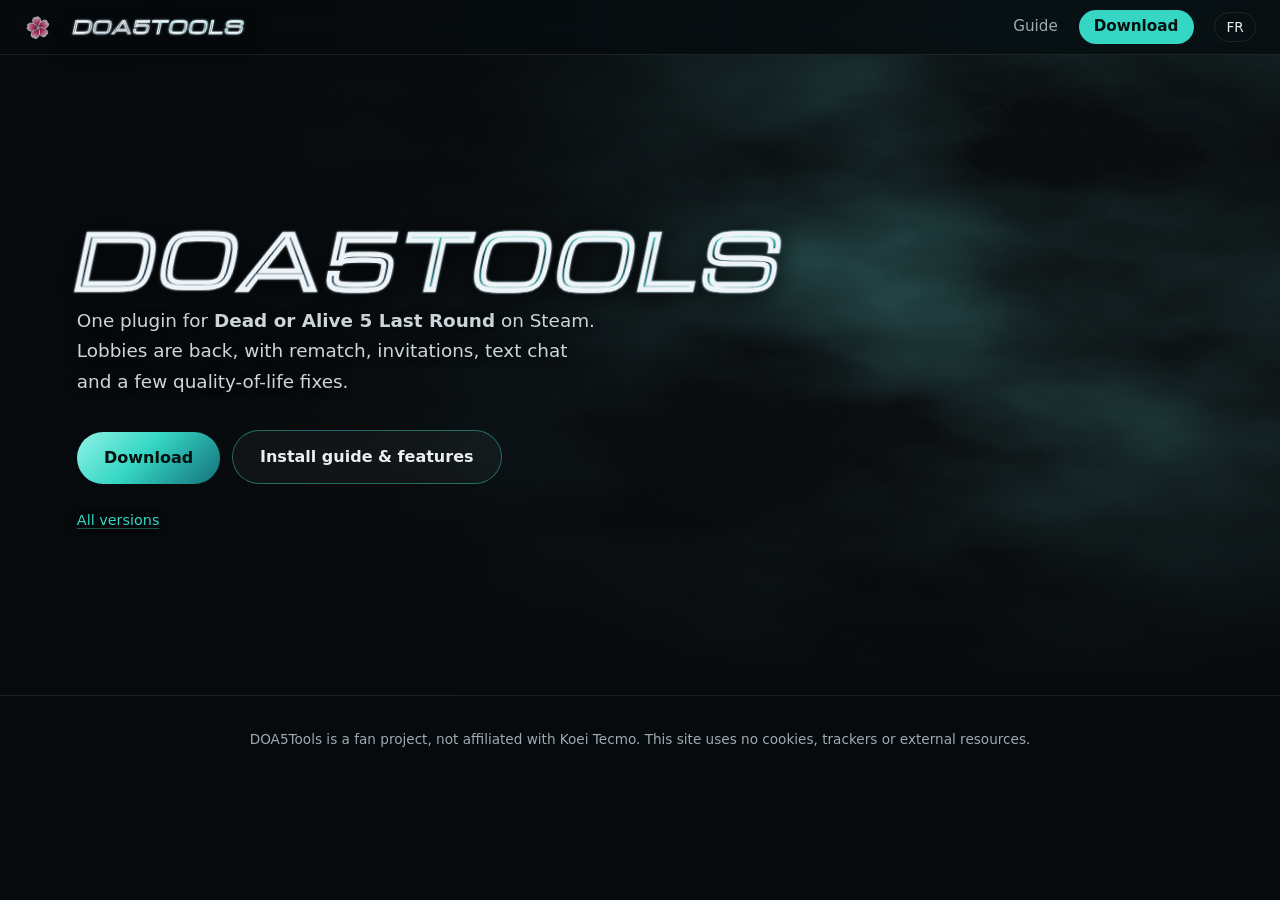
<file: docs/index.html>
<!DOCTYPE html>
<html lang="en" data-lang="en">
<head>
<meta charset="utf-8">
<meta name="viewport" content="width=device-width, initial-scale=1">
<title>DOA5Tools – Dead or Alive 5 Last Round</title>
<meta name="description" content="A single ASI plugin for Dead or Alive 5 Last Round: lobbies, chat, rematch, borderless, ultrawide and more.">
<link rel="stylesheet" href="style.css">
<link rel="icon" href="reborn.svg" type="image/svg+xml">
<script src="lang.js"></script>
<script src="site.js" defer></script>
</head>
<body>
<nav>
  <a class="retour" href="/" title="DOA Reborn"><img src="reborn.svg" alt="DOA Reborn" width="28" height="28"></a>
  <a class="marque" href="index.html"><span class="mot">D<span class="o">O</span>A5<span class="acc">Tools</span></span></a>
  <a href="infos.html"><span class="en">Guide</span><span class="fr">Guide</span></a>
  <a class="telecharger" href="https://github.com/DOAReborn/DOA5Tools/releases/latest/download/DOA5Tools.zip"><span class="en">Download</span><span class="fr">Télécharger</span></a>
  <button id="langue" type="button" title="EN / FR"><span class="en">FR</span><span class="fr">EN</span></button>
</nav>
<header class="hero">
  <h1 class="mot">D<span class="o">O</span>A5<span class="acc">Tools</span></h1>
  <p class="en">One plugin for <strong>Dead or Alive 5 Last Round</strong> on Steam. Lobbies are back, with rematch, invitations, text chat and a few quality-of-life fixes.</p>
  <p class="fr">Un seul plugin pour <strong>Dead or Alive 5 Last Round</strong> sur Steam. Les salons sont de retour, avec rematch, invitations, chat texte et quelques améliorations de confort.</p>
  <div>
    <a class="btn" href="https://github.com/DOAReborn/DOA5Tools/releases/latest/download/DOA5Tools.zip"><span class="en">Download</span><span class="fr">Télécharger</span></a>
    <a class="btn alt" href="infos.html"><span class="en">Install guide &amp; features</span><span class="fr">Guide et fonctions</span></a>
  </div>
  <div>
    <p class="note"><a href="https://github.com/DOAReborn/DOA5Tools/releases"><span class="en">All versions</span><span class="fr">Toutes les versions</span></a></p>
  </div>
</header>

<footer>
  <span class="en">DOA5Tools is a fan project, not affiliated with Koei Tecmo. This site uses no cookies, trackers or external resources.</span>
  <span class="fr">DOA5Tools est un projet de fans, sans lien avec Koei Tecmo. Ce site n’utilise ni cookies, ni traceurs, ni ressources externes.</span>
</footer>
</body>
</html>
</file>
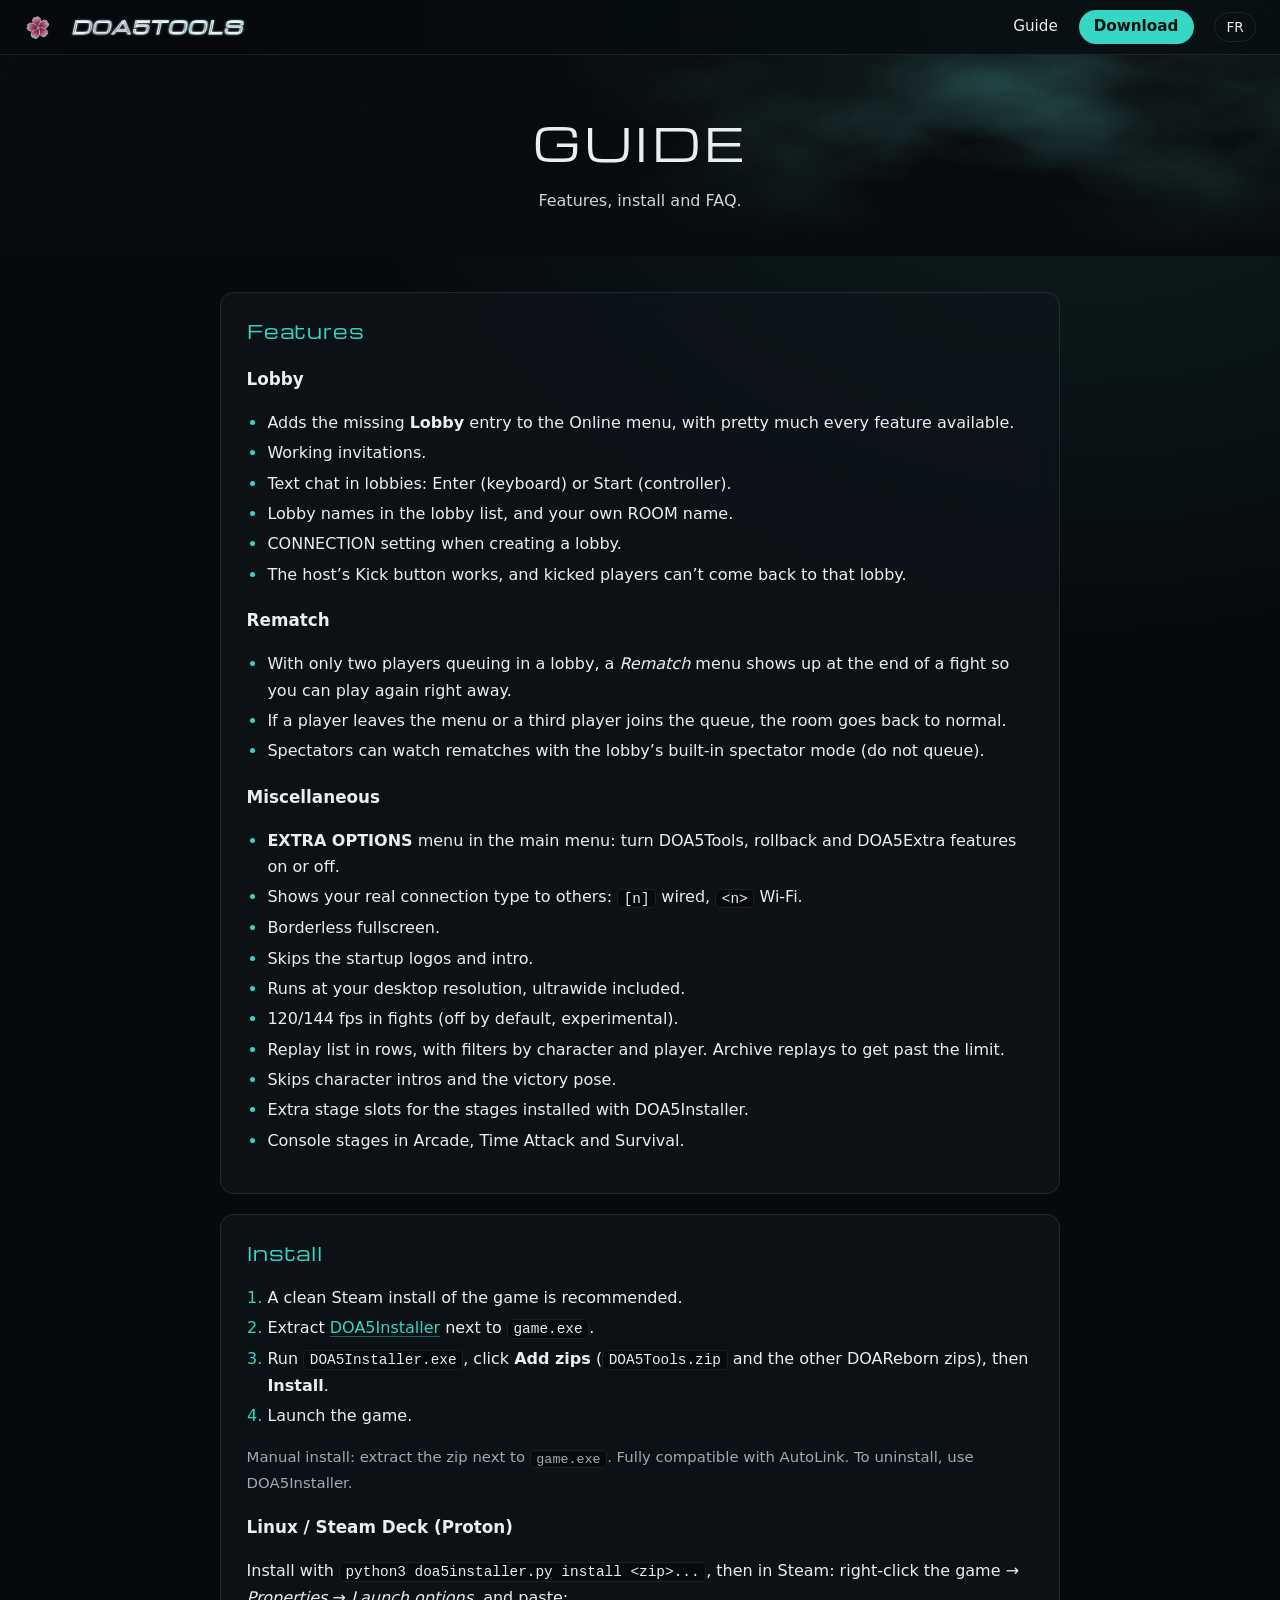
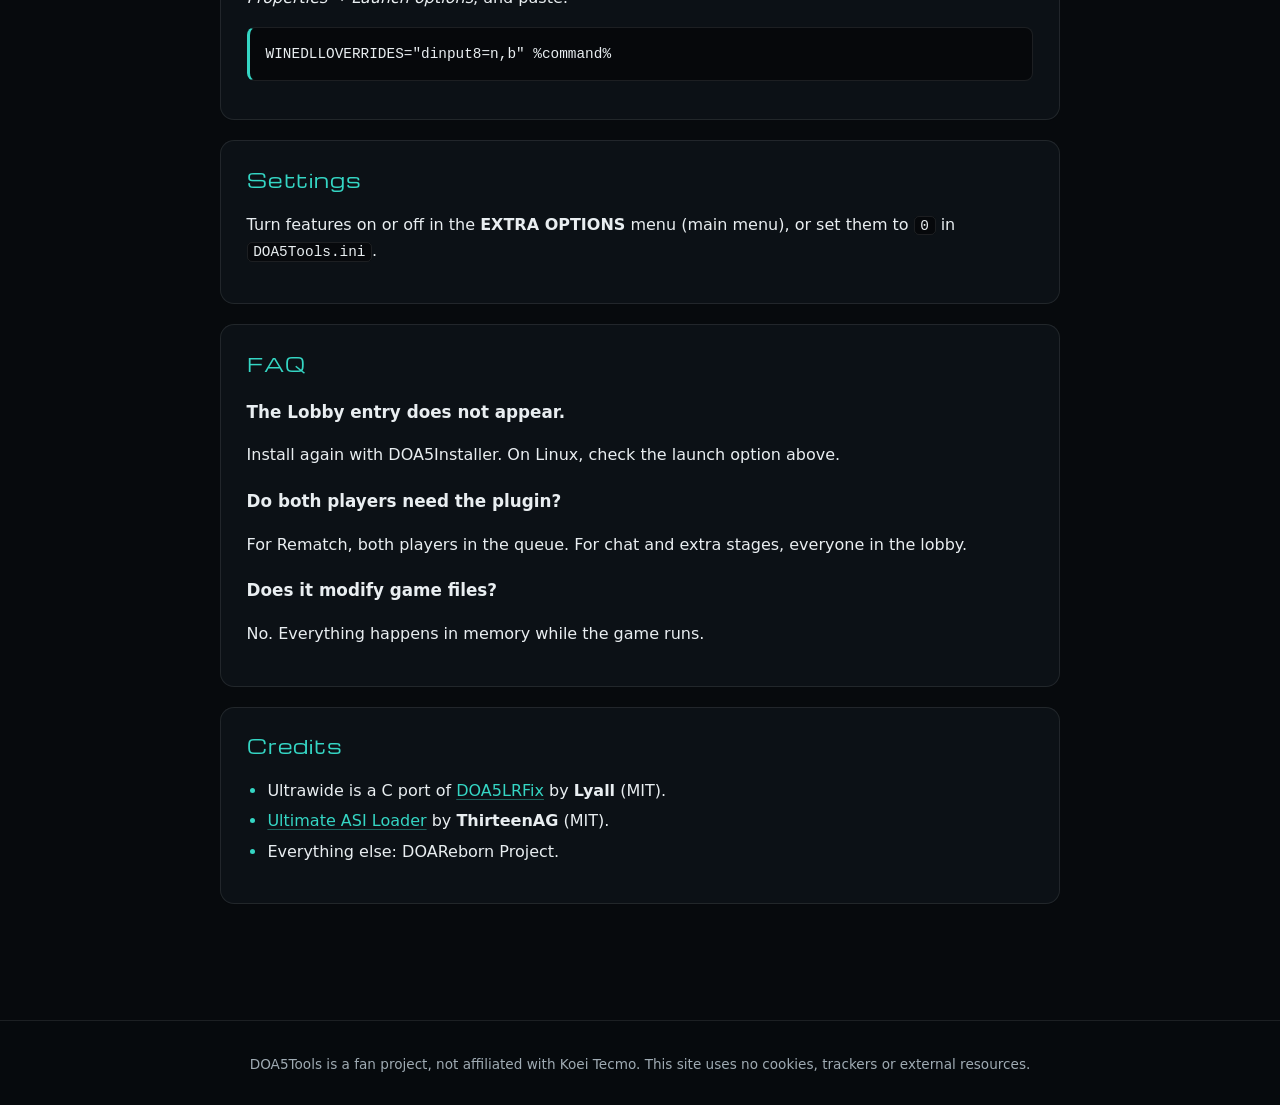
<file: docs/infos.html>
<!DOCTYPE html>
<html lang="en" data-lang="en">
<head>
<meta charset="utf-8">
<meta name="viewport" content="width=device-width, initial-scale=1">
<title>DOA5Tools – Guide</title>
<meta name="description" content="A single ASI plugin for Dead or Alive 5 Last Round: lobbies, chat, rematch, borderless, ultrawide and more.">
<link rel="stylesheet" href="style.css">
<link rel="icon" href="reborn.svg" type="image/svg+xml">
<script src="lang.js"></script>
<script src="site.js" defer></script>
</head>
<body>
<nav>
  <a class="retour" href="/" title="DOA Reborn"><img src="reborn.svg" alt="DOA Reborn" width="28" height="28"></a>
  <a class="marque" href="index.html"><span class="mot">D<span class="o">O</span>A5<span class="acc">Tools</span></span></a>
  <a href="infos.html" class="actif"><span class="en">Guide</span><span class="fr">Guide</span></a>
  <a class="telecharger" href="https://github.com/DOAReborn/DOA5Tools/releases/latest/download/DOA5Tools.zip"><span class="en">Download</span><span class="fr">Télécharger</span></a>
  <button id="langue" type="button" title="EN / FR"><span class="en">FR</span><span class="fr">EN</span></button>
</nav>
<header class="bandeau">
  <h1><span class="en">Guide</span><span class="fr">Guide</span></h1>
  <p class="en">Features, install and FAQ.</p>
  <p class="fr">Fonctions, installation et FAQ.</p>
</header>
<main>

<section>
  <h2 class="en">Features</h2><h2 class="fr">Fonctions</h2>
  <h3 class="en">Lobby</h3><h3 class="fr">Salons</h3>
  <ul class="en">
    <li>Adds the missing <strong>Lobby</strong> entry to the Online menu, with pretty much every feature available.</li>
    <li>Working invitations.</li>
    <li>Text chat in lobbies: Enter (keyboard) or Start (controller).</li>
    <li>Lobby names in the lobby list, and your own ROOM name.</li>
    <li>CONNECTION setting when creating a lobby.</li>
    <li>The host’s Kick button works, and kicked players can’t come back to that lobby.</li>
  </ul>
  <ul class="fr">
    <li>Ajoute l’entrée <strong>Salon</strong> manquante au menu En ligne, avec presque toutes ses fonctions.</li>
    <li>Invitations fonctionnelles.</li>
    <li>Chat texte dans les salons : Entrée (clavier) ou Start (manette).</li>
    <li>Noms des salons dans la liste, et votre propre nom ROOM.</li>
    <li>Réglage CONNECTION à la création d’un salon.</li>
    <li>Le bouton Expulser de l’hôte fonctionne, et un joueur expulsé ne peut pas revenir dans ce salon.</li>
  </ul>
  <h3>Rematch</h3>
  <ul class="en">
    <li>With only two players queuing in a lobby, a <em>Rematch</em> menu shows up at the end of a fight so you can play again right away.</li>
    <li>If a player leaves the menu or a third player joins the queue, the room goes back to normal.</li>
    <li>Spectators can watch rematches with the lobby’s built-in spectator mode (do not queue).</li>
  </ul>
  <ul class="fr">
    <li>Quand seuls deux joueurs sont dans la file d’un salon, un menu <em>Rematch</em> s’affiche en fin de combat pour rejouer tout de suite.</li>
    <li>Si un joueur quitte le menu ou qu’un troisième rejoint la file, le salon reprend son fonctionnement normal.</li>
    <li>Les spectateurs peuvent suivre les rematchs avec le mode spectateur du salon (sans entrer dans la file).</li>
  </ul>
  <h3 class="en">Miscellaneous</h3><h3 class="fr">Divers</h3>
  <ul class="en">
    <li><strong>EXTRA OPTIONS</strong> menu in the main menu: turn DOA5Tools, rollback and DOA5Extra features on or off.</li>
    <li>Shows your real connection type to others: <code>[n]</code> wired, <code>&lt;n&gt;</code> Wi-Fi.</li>
    <li>Borderless fullscreen.</li>
    <li>Skips the startup logos and intro.</li>
    <li>Runs at your desktop resolution, ultrawide included.</li>
    <li>120/144 fps in fights (off by default, experimental).</li>
    <li>Replay list in rows, with filters by character and player. Archive replays to get past the limit.</li>
    <li>Skips character intros and the victory pose.</li>
    <li>Extra stage slots for the stages installed with DOA5Installer.</li>
    <li>Console stages in Arcade, Time Attack and Survival.</li>
  </ul>
  <ul class="fr">
    <li>Menu <strong>EXTRA OPTIONS</strong> dans le menu principal : activer ou couper les fonctions de DOA5Tools, du rollback et de DOA5Extra.</li>
    <li>Affiche aux autres votre vrai type de connexion : <code>[n]</code> filaire, <code>&lt;n&gt;</code> Wi-Fi.</li>
    <li>Plein écran fenêtré.</li>
    <li>Passe les logos et l’intro au démarrage.</li>
    <li>Tourne à la résolution du bureau, ultrawide compris.</li>
    <li>120/144 fps en combat (coupé par défaut, expérimental).</li>
    <li>Liste des replays en lignes, avec filtres par perso et par joueur. Archivez vos replays pour dépasser la limite.</li>
    <li>Passe l’intro des persos et la pose de victoire.</li>
    <li>Emplacements de stages en plus pour les stages installés par DOA5Installer.</li>
    <li>Stages console en Arcade, Time Attack et Survival.</li>
  </ul>
</section>

<section>
  <h2 class="en">Install</h2><h2 class="fr">Installation</h2>
  <ol class="en">
    <li>A clean Steam install of the game is recommended.</li>
    <li>Extract <a href="/DOA5Installer/">DOA5Installer</a> next to <code>game.exe</code>.</li>
    <li>Run <code>DOA5Installer.exe</code>, click <strong>Add zips</strong> (<code>DOA5Tools.zip</code> and the other DOAReborn zips), then <strong>Install</strong>.</li>
    <li>Launch the game.</li>
  </ol>
  <ol class="fr">
    <li>Une installation Steam propre du jeu est conseillée.</li>
    <li>Extraire <a href="/DOA5Installer/">DOA5Installer</a> à côté de <code>game.exe</code>.</li>
    <li>Lancer <code>DOA5Installer.exe</code>, cliquer sur <strong>Add zips</strong> (<code>DOA5Tools.zip</code> et les autres zips DOAReborn), puis <strong>Install</strong>.</li>
    <li>Lancer le jeu.</li>
  </ol>
  <p class="note en">Manual install: extract the zip next to <code>game.exe</code>. Fully compatible with AutoLink. To uninstall, use DOA5Installer.</p>
  <p class="note fr">Installation manuelle : extraire le zip à côté de <code>game.exe</code>. Entièrement compatible avec AutoLink. Pour désinstaller, passer par DOA5Installer.</p>

  <h3>Linux / Steam Deck (Proton)</h3>
  <p class="en">Install with <code>python3 doa5installer.py install &lt;zip&gt;...</code>, then in Steam: right-click the game → <em>Properties</em> → <em>Launch options</em>, and paste:</p>
  <p class="fr">Installer avec <code>python3 doa5installer.py install &lt;zip&gt;...</code>, puis dans Steam : clic droit sur le jeu → <em>Propriétés</em> → <em>Options de lancement</em>, et coller :</p>
  <pre><code>WINEDLLOVERRIDES="dinput8=n,b" %command%</code></pre>
</section>

<section>
  <h2 class="en">Settings</h2><h2 class="fr">Réglages</h2>
  <p class="en">Turn features on or off in the <strong>EXTRA OPTIONS</strong> menu (main menu), or set them to <code>0</code> in <code>DOA5Tools.ini</code>.</p>
  <p class="fr">Activer ou couper les fonctions dans le menu <strong>EXTRA OPTIONS</strong> (menu principal), ou les mettre à <code>0</code> dans <code>DOA5Tools.ini</code>.</p>
</section>

<section>
  <h2>FAQ</h2>
  <h3 class="en">The Lobby entry does not appear.</h3><h3 class="fr">L’entrée Salon n’apparaît pas.</h3>
  <p class="en">Install again with DOA5Installer. On Linux, check the launch option above.</p>
  <p class="fr">Réinstaller avec DOA5Installer. Sous Linux, vérifier l’option de lancement ci-dessus.</p>
  <h3 class="en">Do both players need the plugin?</h3><h3 class="fr">Les deux joueurs doivent-ils avoir le plugin ?</h3>
  <p class="en">For Rematch, both players in the queue. For chat and extra stages, everyone in the lobby.</p>
  <p class="fr">Pour le rematch, les deux joueurs de la file. Pour le chat et les stages en plus, tout le salon.</p>
  <h3 class="en">Does it modify game files?</h3><h3 class="fr">Est-ce que ça modifie les fichiers du jeu ?</h3>
  <p class="en">No. Everything happens in memory while the game runs.</p>
  <p class="fr">Non. Tout se passe en mémoire pendant que le jeu tourne.</p>
</section>

<section>
  <h2 class="en">Credits</h2><h2 class="fr">Crédits</h2>
  <ul>
    <li><span class="en">Ultrawide is a C port of</span><span class="fr">Ultrawide est un portage en C de</span> <a href="https://codeberg.org/Lyall/DOA5LRFix">DOA5LRFix</a> <span class="en">by</span><span class="fr">par</span> <strong>Lyall</strong> (MIT).</li>
    <li><a href="https://github.com/ThirteenAG/Ultimate-ASI-Loader">Ultimate ASI Loader</a> <span class="en">by</span><span class="fr">par</span> <strong>ThirteenAG</strong> (MIT).</li>
    <li><span class="en">Everything else:</span><span class="fr">Tout le reste :</span> DOAReborn Project.</li>
  </ul>
</section>

</main>
<footer>
  <span class="en">DOA5Tools is a fan project, not affiliated with Koei Tecmo. This site uses no cookies, trackers or external resources.</span>
  <span class="fr">DOA5Tools est un projet de fans, sans lien avec Koei Tecmo. Ce site n’utilise ni cookies, ni traceurs, ni ressources externes.</span>
</footer>
</body>
</html>
</file>
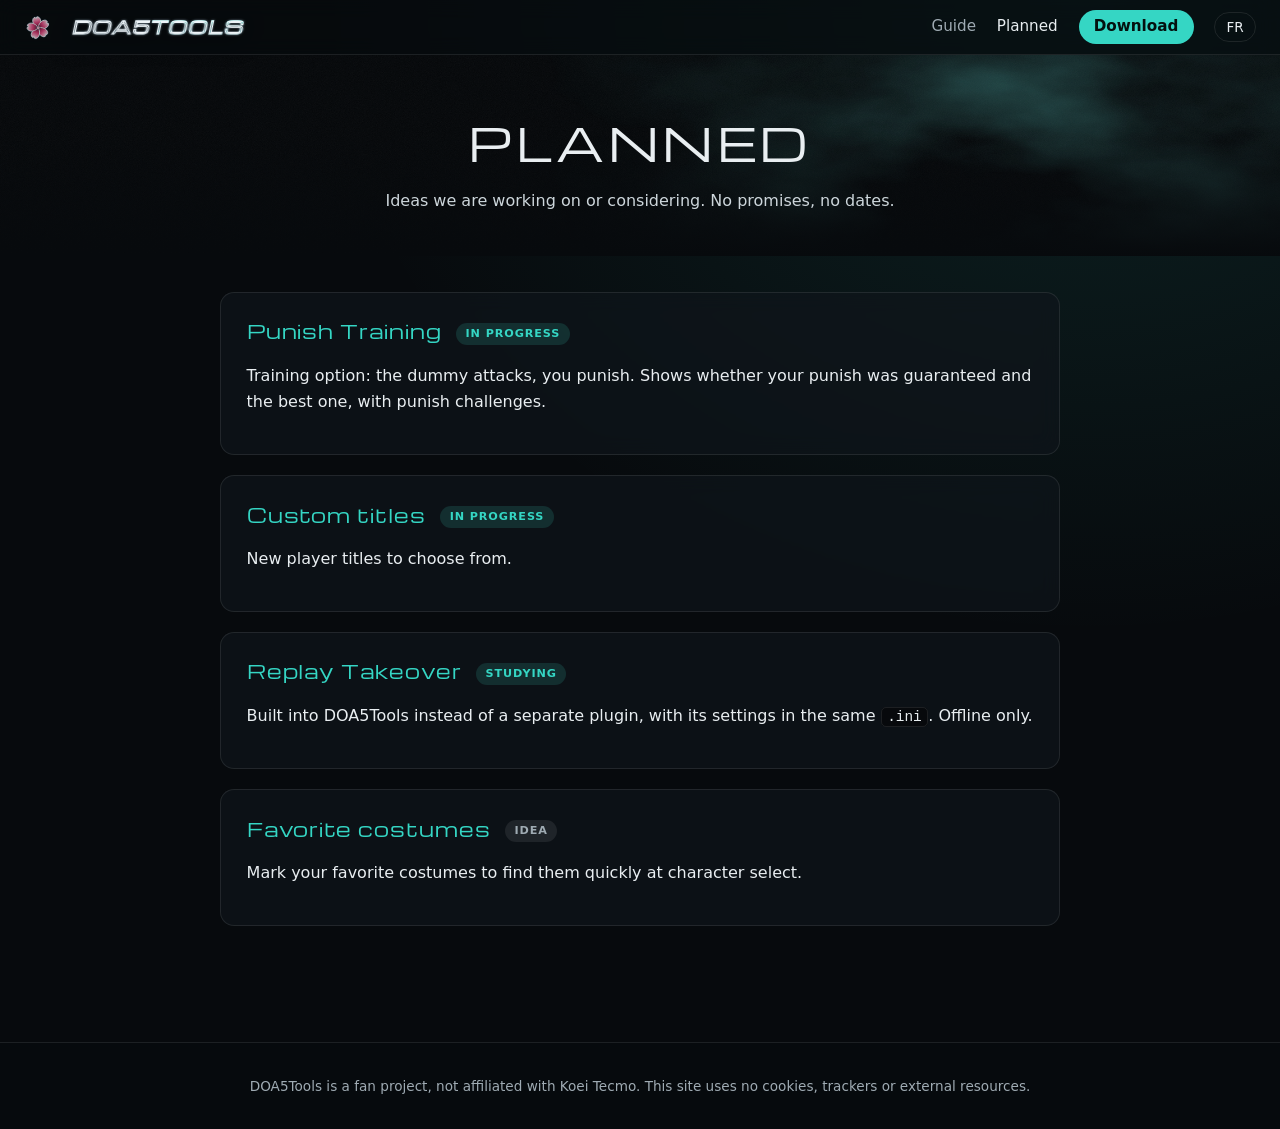
<file: docs/planned.html>
<!DOCTYPE html>
<html lang="en" data-lang="en">
<head>
<meta charset="utf-8">
<meta name="viewport" content="width=device-width, initial-scale=1">
<title>DOA5Tools – Planned</title>
<meta name="description" content="A single ASI plugin for Dead or Alive 5 Last Round: lobbies, chat, rematch, borderless, ultrawide and more.">
<link rel="stylesheet" href="style.css">
<link rel="icon" href="reborn.svg" type="image/svg+xml">
<script src="lang.js"></script>
<script src="site.js" defer></script>
</head>
<body>
<nav>
  <a class="retour" href="/" title="DOA Reborn"><img src="reborn.svg" alt="DOA Reborn" width="28" height="28"></a>
  <a class="marque" href="index.html"><span class="mot">D<span class="o">O</span>A5<span class="acc">Tools</span></span></a>
  <a href="infos.html"><span class="en">Guide</span><span class="fr">Guide</span></a>
  <a href="planned.html" class="actif"><span class="en">Planned</span><span class="fr">À venir</span></a>
  <a class="telecharger" href="https://github.com/DOAReborn/DOA5Tools/releases/latest/download/DOA5Tools.zip"><span class="en">Download</span><span class="fr">Télécharger</span></a>
  <button id="langue" type="button" title="EN / FR"><span class="en">FR</span><span class="fr">EN</span></button>
</nav>
<header class="bandeau">
  <h1><span class="en">Planned</span><span class="fr">À venir</span></h1>
  <p class="en">Ideas we are working on or considering. No promises, no dates.</p>
  <p class="fr">Pistes en cours ou envisagées. Sans promesse ni date.</p>
</header>
<main>

<section>
  <h2>Punish Training <span class="etat etude"><span class="en">in progress</span><span class="fr">en cours</span></span></h2>
  <p class="en">Training option: the dummy attacks, you punish. Shows whether your punish was guaranteed and the best one, with punish challenges.</p>
  <p class="fr">Option du training : le dummy attaque, vous punissez. Indique si la punition était garantie et la meilleure possible, avec des défis de punition.</p>
</section>

<section>
  <h2><span class="en">Custom titles</span><span class="fr">Titres personnalisés</span> <span class="etat etude"><span class="en">in progress</span><span class="fr">en cours</span></span></h2>
  <p class="en">New player titles to choose from.</p>
  <p class="fr">De nouveaux titres de joueur au choix.</p>
</section>

<section>
  <h2>Replay Takeover <span class="etat etude"><span class="en">studying</span><span class="fr">à l’étude</span></span></h2>
  <p class="en">Built into DOA5Tools instead of a separate plugin, with its settings in the same <code>.ini</code>. Offline only.</p>
  <p class="fr">Intégré à DOA5Tools au lieu d’un plugin à part, avec ses réglages dans le même <code>.ini</code>. Hors ligne uniquement.</p>
</section>

<section>
  <h2><span class="en">Favorite costumes</span><span class="fr">Costumes favoris</span> <span class="etat idee"><span class="en">idea</span><span class="fr">idée</span></span></h2>
  <p class="en">Mark your favorite costumes to find them quickly at character select.</p>
  <p class="fr">Marquer ses costumes préférés pour les retrouver vite à la sélection des personnages.</p>
</section>

</main>
<footer>
  <span class="en">DOA5Tools is a fan project, not affiliated with Koei Tecmo. This site uses no cookies, trackers or external resources.</span>
  <span class="fr">DOA5Tools est un projet de fans, sans lien avec Koei Tecmo. Ce site n’utilise ni cookies, ni traceurs, ni ressources externes.</span>
</footer>
</body>
</html>
</file>
<file: docs/style.css>
:root { --acc:#35d6c4; --acc-fonce:#13707a; --acc-rgb:53,214,196; }

@font-face { font-family:"Titre"; src:url("fonts/Michroma-Regular.ttf") format("truetype"); font-weight:100 900; font-display:swap; }

:root { --bg:#070a0d; --carte:rgba(16,22,28,.66); --ligne:rgba(255,255,255,.09); --texte:#e9eef1; --gris:#9fabb3; --code:rgba(0,0,0,.45); }
* { box-sizing:border-box; }
html[data-lang="en"] .fr, html[data-lang="fr"] .en { display:none !important; }
html { scroll-behavior:smooth; }
body { margin:0; min-height:100vh; display:flex; flex-direction:column; color:var(--texte); font:16px/1.65 system-ui,-apple-system,"Segoe UI",Roboto,sans-serif;
  background:radial-gradient(ellipse at 85% 0%, rgba(var(--acc-rgb),.12), transparent 50%), var(--bg); background-attachment:fixed; }
a { color:var(--acc); text-decoration-color:rgba(var(--acc-rgb),.4); text-underline-offset:3px; }
a:hover { text-decoration-color:var(--acc); }
::selection { background:rgba(var(--acc-rgb),.35); }

.mot { display:inline-block; transform:skewX(-12deg); font-family:"Titre","Eurostile Extended","Arial Black",sans-serif; text-transform:uppercase; letter-spacing:.06em;
  -webkit-text-stroke:.07em #eef4f8; paint-order:stroke fill; color:transparent;
  background:linear-gradient(180deg,#c3d3dc 0%,#4f6b7a 30%,#0b1820 50%,#1f3a48 70%,#7c9cad 100%); -webkit-background-clip:text; background-clip:text;
  filter:drop-shadow(0 0 1px #5d6d78) drop-shadow(0 4px 12px rgba(0,0,0,.75)); }
.mot .o { display:inline-block; transform:scaleY(.96); background:inherit; -webkit-background-clip:text; background-clip:text; }
.mot .acc { background:linear-gradient(180deg,#dcfffa 0%,var(--acc) 30%,#052a2e 50%,var(--acc-fonce) 70%,#9ff5ea 100%); -webkit-background-clip:text; background-clip:text; }

nav { position:sticky; top:0; z-index:10; display:flex; align-items:center; gap:1.3rem; padding:.6rem 1.5rem;
  background:rgba(7,10,13,.7); backdrop-filter:blur(10px); border-bottom:1px solid var(--ligne); }
nav a { position:relative; color:var(--gris); text-decoration:none; font-size:.95rem; transition:color .2s; }
nav a:not(.marque):not(.retour)::after { content:""; position:absolute; left:0; right:0; bottom:-4px; height:2px; background:var(--acc); transform:scaleX(0); transition:transform .25s; }
nav a:hover, nav a.actif { color:var(--texte); }
nav a:hover::after, nav a.actif::after { transform:scaleX(1); }
.retour { display:flex; align-items:center; opacity:.75; transition:opacity .2s; }
.retour img { transition:transform .6s cubic-bezier(.3,1.6,.5,1); }
.retour:hover { opacity:1; }
.retour:hover img { transform:rotate(216deg) scale(1.1); }
.marque { margin-right:auto; }
.marque .mot { font-size:1.1rem; }
nav .telecharger { color:#04110f; background:var(--acc); padding:.3rem .95rem; border-radius:999px; font-weight:600; }
nav .telecharger:hover { color:#04110f; filter:brightness(1.1); }
#langue { background:none; border:1px solid var(--ligne); color:var(--texte); border-radius:20px; padding:.2rem .7rem; cursor:pointer; font:inherit; font-size:.85rem; }
#langue:hover { border-color:var(--acc); }

.hero { position:relative; overflow:hidden; isolation:isolate; display:flex; flex-direction:column; justify-content:center; align-items:flex-start;
  min-height:min(72vh,640px); padding:3rem max(1.5rem,6vw); }
.hero::before { content:""; position:absolute; inset:-30px; z-index:-2; background:url("fond.svg") right center/cover no-repeat;
  transform:translate(var(--px,0),var(--py,0)); transition:transform .4s ease-out; }
.hero::after { content:""; position:absolute; inset:0; z-index:-1;
  background:linear-gradient(90deg, var(--bg) 0%, rgba(7,10,13,.85) 35%, rgba(7,10,13,.2) 70%), linear-gradient(to bottom, transparent 60%, var(--bg)); }
.hero h1 { font-size:clamp(2.2rem,7vw,4.6rem); line-height:1.1; margin:0 0 .5rem; }
.hero p { color:#cdd6db; font-size:1.15rem; max-width:520px; margin:0 0 1.8rem; text-shadow:0 1px 10px rgba(0,0,0,.8); }
.hero .note { margin:.8rem 0 0; font-size:.9rem; }

.btn { position:relative; overflow:hidden; display:inline-block; color:#04110f; text-decoration:none; font-weight:700; padding:.8rem 1.7rem; border-radius:999px; margin:.25rem .4rem .25rem 0;
  background:linear-gradient(135deg,#8ff3e6,var(--acc) 45%,var(--acc-fonce)); transition:transform .2s, filter .2s; }
.btn::after { content:""; position:absolute; inset:0; background:linear-gradient(110deg,transparent 30%,rgba(255,255,255,.5) 50%,transparent 70%); transform:translateX(-120%); transition:transform .7s; }
.btn:hover { transform:translateY(-2px); filter:brightness(1.08); }
.btn:hover::after { transform:translateX(120%); }
.btn.alt { color:var(--texte); background:rgba(255,255,255,.04); border:1px solid rgba(var(--acc-rgb),.45); backdrop-filter:blur(6px); }
.btn.alt:hover { background:rgba(var(--acc-rgb),.1); filter:none; }

.tuiles { display:grid; grid-template-columns:repeat(auto-fit,minmax(190px,1fr)); gap:1rem; width:100%; max-width:1080px; margin:0 auto; padding:0 1.25rem 4rem; }
.tuile, section { position:relative; background:var(--carte); border:1px solid var(--ligne); border-radius:14px; backdrop-filter:blur(10px);
  transition:transform .25s, border-color .25s; }
.tuile { padding:1.25rem 1.2rem; border-top:2px solid rgba(var(--acc-rgb),.5); }
.tuile:hover { transform:translateY(-3px); border-color:rgba(var(--acc-rgb),.4); }
.tuile b { display:block; font-family:"Titre",sans-serif; font-size:.95rem; letter-spacing:.04em; margin-bottom:.45rem; color:var(--texte); }
.tuile p { margin:0; color:var(--gris); font-size:.93rem; }

.bandeau { position:relative; overflow:hidden; isolation:isolate; padding:3.2rem 1.25rem 2.6rem; text-align:center; }
.bandeau::before { content:""; position:absolute; inset:-30px; z-index:-2; background:url("fond.svg") right center/cover no-repeat; filter:brightness(.75); }
.bandeau::after { content:""; position:absolute; inset:0; z-index:-1; background:linear-gradient(to bottom, transparent 40%, var(--bg)); }
.bandeau h1 { font-family:"Titre",sans-serif; font-weight:400; font-size:clamp(1.8rem,5vw,2.8rem); letter-spacing:.08em; text-transform:uppercase; margin:0; }
.bandeau p { color:#cdd6db; margin:.5rem auto 0; max-width:620px; }
main { flex:1; width:100%; max-width:880px; margin:0 auto; padding:1rem 1.25rem 6rem; }
section { padding:1.4rem 1.6rem; margin:1.25rem 0; }
h2 { margin-top:0; font-family:"Titre",sans-serif; font-weight:400; font-size:1.2rem; letter-spacing:.05em; color:var(--acc); }
h3 { margin:1.2rem 0 .25rem; font-size:1.05rem; }
code { background:var(--code); border:1px solid var(--ligne); padding:.05rem .35rem; border-radius:5px; font-size:.9em; }
pre { background:var(--code); border:1px solid var(--ligne); border-left:3px solid var(--acc); padding:.8rem 1rem; border-radius:8px; overflow-x:auto; }
pre code { border:0; padding:0; background:none; }
ul, ol { padding-left:1.3rem; }
li { margin:.25rem 0; }
li::marker { color:var(--acc); }
.note { color:var(--gris); font-size:.93rem; }
.etat { display:inline-block; font-family:system-ui,sans-serif; font-size:.7rem; font-weight:700; text-transform:uppercase; letter-spacing:.08em; padding:.12rem .6rem; border-radius:20px; margin-left:.5rem; vertical-align:middle; }
.etat.etude { background:rgba(var(--acc-rgb),.15); color:var(--acc); }
.etat.idee { background:rgba(255,255,255,.08); color:var(--gris); }

footer { text-align:center; color:var(--gris); font-size:.85rem; padding:2rem 1rem; border-top:1px solid var(--ligne); background:rgba(7,10,13,.8); }

@media (max-width:700px) {
  nav { gap:.8rem; padding:.6rem 1rem; }
  .marque .mot { font-size:.95rem; }
  .hero { align-items:center; text-align:center; }
  .hero::after { background:linear-gradient(rgba(7,10,13,.55), rgba(7,10,13,.8)), linear-gradient(to bottom, transparent 60%, var(--bg)); }
}
@media (prefers-reduced-motion:reduce) { *, *::before, *::after { transition:none !important; } }
</file>
